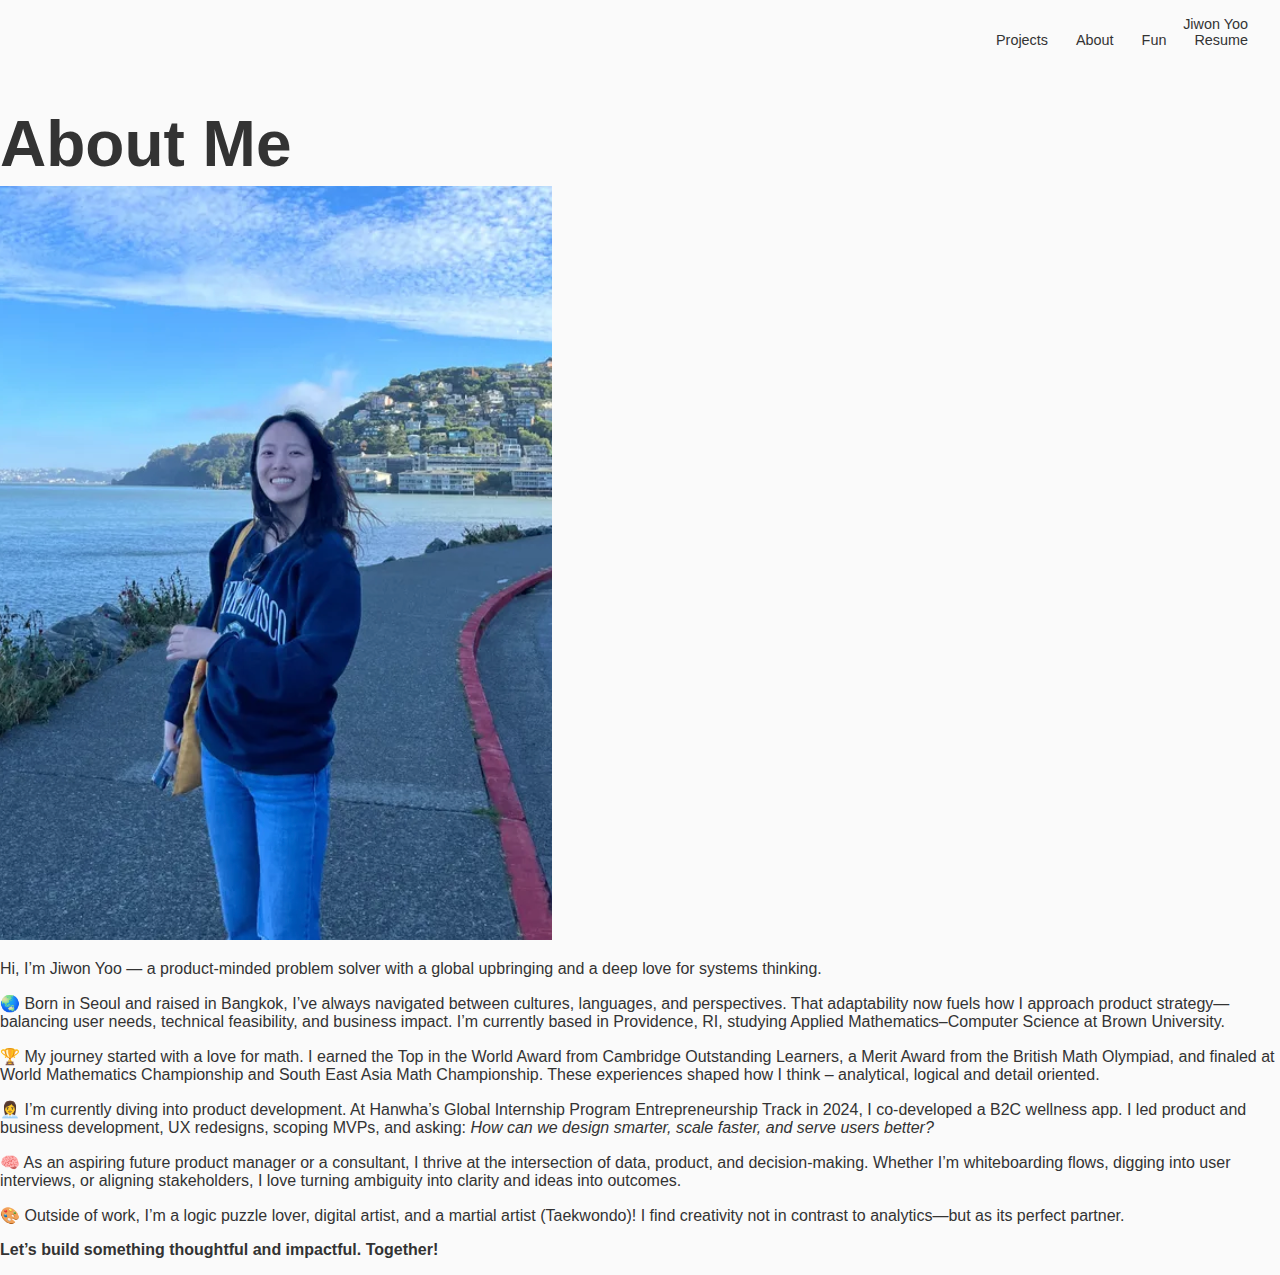
<file: about.html>
<!DOCTYPE html>
<html lang="en">
<head>
  <meta charset="UTF-8" />
  <meta name="viewport" content="width=device-width, initial-scale=1.0" />
  <title>About Me | Jiwon Yoo</title>
  <link rel="stylesheet" href="style.css" />
  <link href="https://fonts.googleapis.com/css2?family=Poppins:wght@400;600&display=swap" rel="stylesheet">

</head>
<body>
  <header id="navbar">
    <nav class="top-nav">
      <a href="home.html" class="logo">Jiwon Yoo</a>
      <div class="nav-links">
        <a href="home.html#projects">Projects</a>
        <a href="about.html" class="active">About</a>
        <a href="fun.html">Fun</a>
        <a href="assets/resume.pdf" target="_blank">Resume</a>
      </div>
    </nav>
  </header>  

  <h1 class="about-title">About Me</h1>

  <main class="about-wrapper">
    <div class="sticky-photo">
      <img src="assets/profile.png" alt="Jiwon Yoo" />
    </div>
    <div class="about-text">
      <p>Hi, I’m <span class="highlight">Jiwon Yoo</span> — a product-minded problem solver with a global upbringing and a deep love for systems thinking.</p>
      <p>🌏 Born in <span class="highlight">Seoul</span> and raised in <span class="highlight-green">Bangkok</span>, I’ve always navigated between cultures, languages, and perspectives. That adaptability now fuels how I approach product strategy—balancing user needs, technical feasibility, and business impact. I’m currently based in <span class="highlight">Providence, RI</span>, studying <span class="highlight">Applied Mathematics–Computer Science</span> at <span class="highlight-brown">Brown University</span>.</p>
      <p>🏆 My journey started with a love for math. I earned the <span class="highlight">Top in the World Award</span> from Cambridge Outstanding Learners, a <span class="highlight-orange">Merit Award</span> from the British Math Olympiad, and finaled at World Mathematics Championship and South East Asia Math Championship. These experiences shaped how I think – analytical, logical and detail oriented.</p>
      <p>👩‍💼 I’m currently diving into product development. At <span class="highlight-orange">Hanwha’s Global Internship Program Entrepreneurship Track in 2024</span>, I co-developed a B2C wellness app. I led product and business development, UX redesigns, scoping MVPs, and asking: <em>How can we design smarter, scale faster, and serve users better?</em></p>
      <p>🧠 As an aspiring future product manager or a consultant, I thrive at the intersection of <span class="highlight">data</span>, <span class="highlight-purple">product</span>, and <span class="highlight-yellow">decision-making</span>. Whether I’m whiteboarding flows, digging into user interviews, or aligning stakeholders, I love turning ambiguity into clarity and ideas into outcomes.</p>
      <p>🎨 Outside of work, I’m a logic puzzle lover, digital artist, and a martial artist (Taekwondo)! I find creativity not in contrast to analytics—but as its perfect partner.</p>
      <p><b>Let’s build something <span class="highlight-orange">thoughtful</span> and <span class="highlight">impactful</span>. Together!</b></p>
    </div>
  </main>
</body>
</html>
</file>
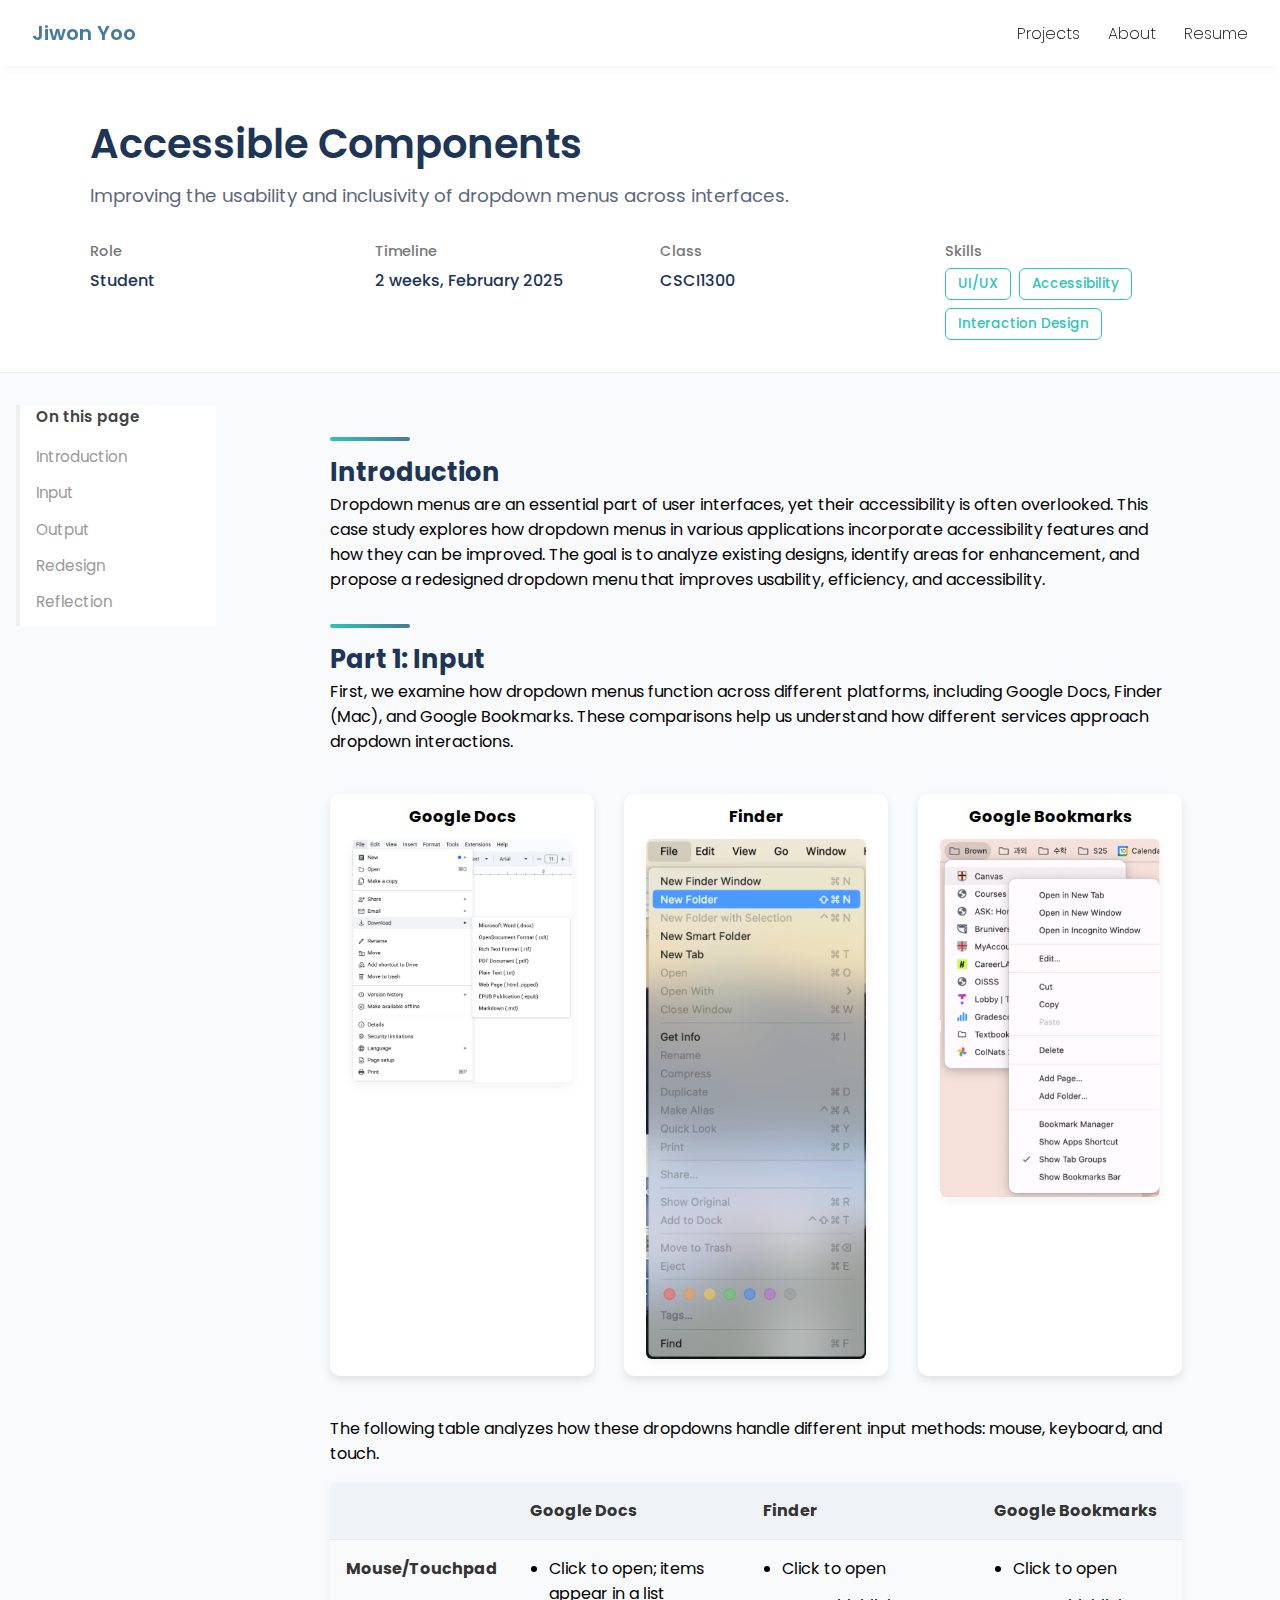
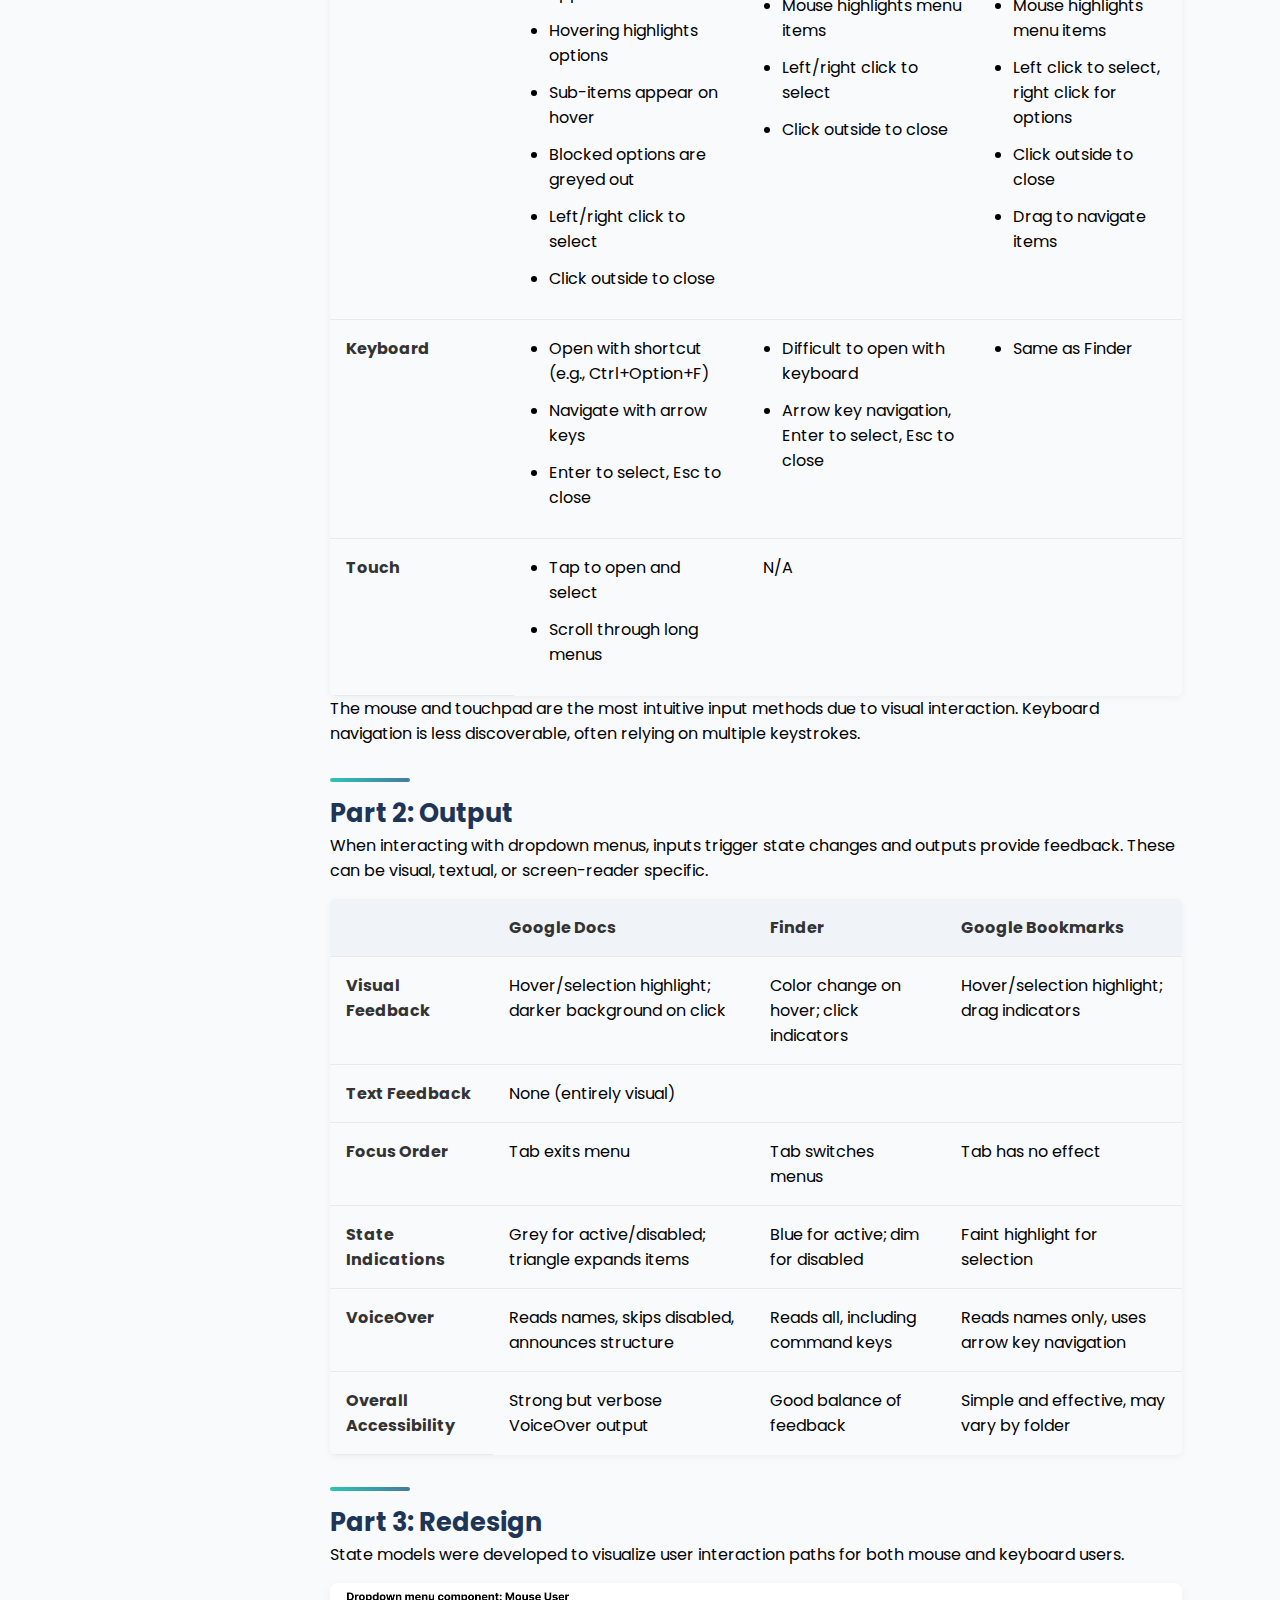
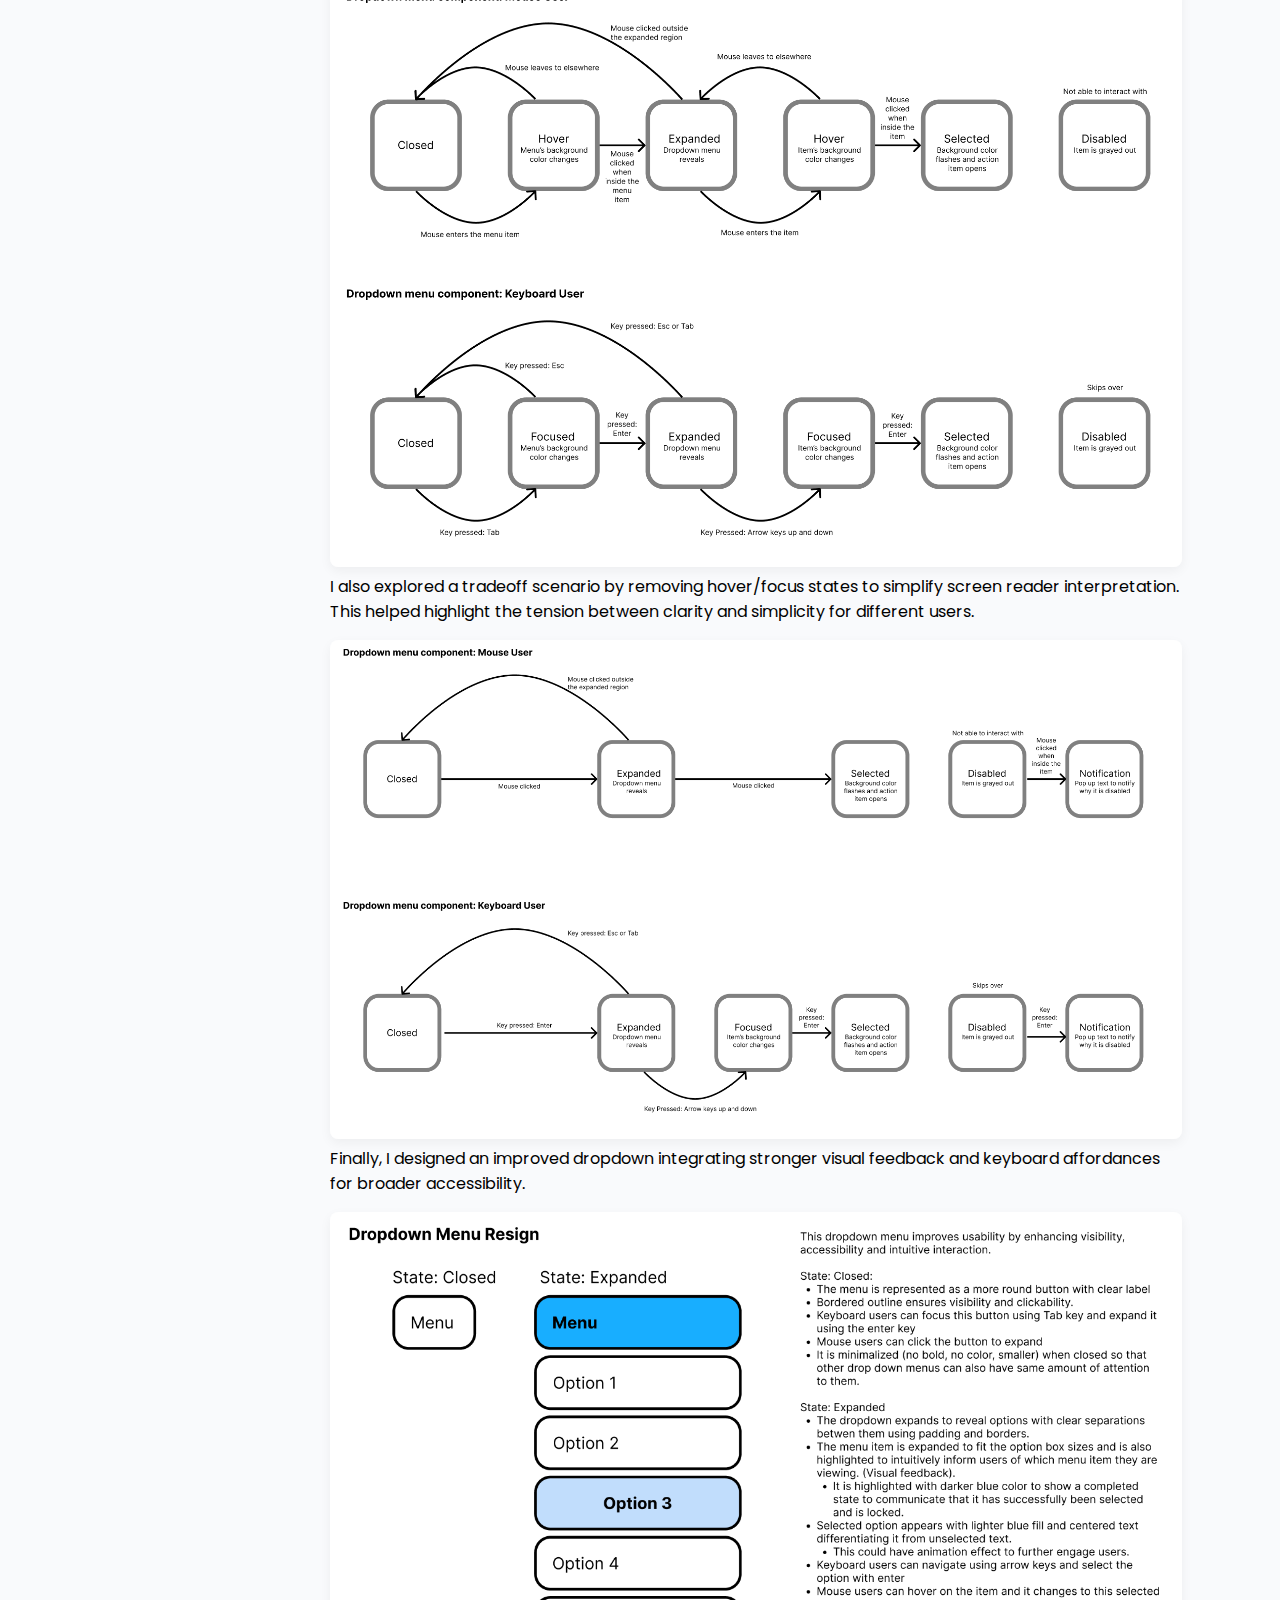
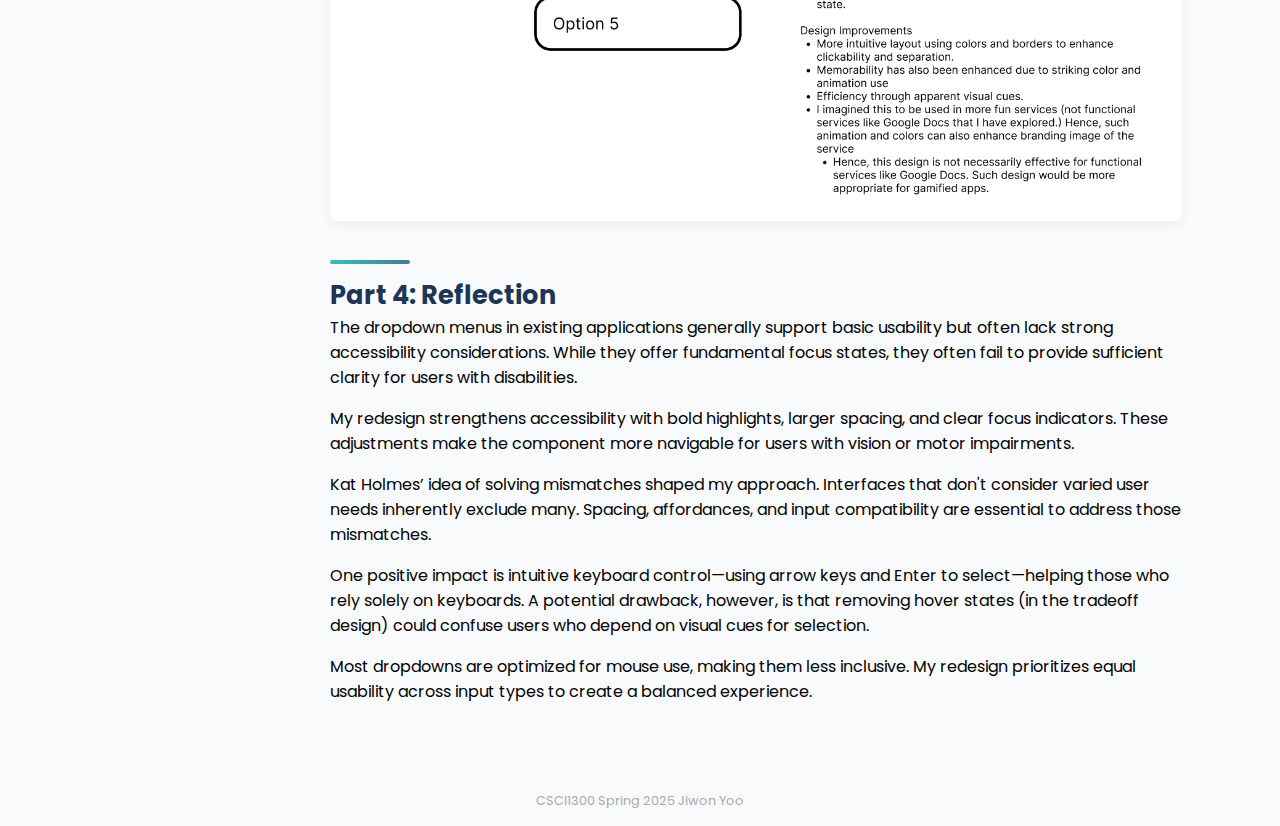
<file: projects/accessible-components/accessible-components.html>
<!DOCTYPE html>
<html lang="en">
<head>
  <meta charset="UTF-8" />
  <meta name="viewport" content="width=device-width, initial-scale=1.0" />
  <title>Accessible Components</title>
  <link rel="stylesheet" href="../project-styles.css" />
  <link href="https://fonts.googleapis.com/css2?family=Poppins:wght@400;500;600&display=swap" rel="stylesheet">
</head>
<body>
  <header id="navbar">
    <nav class="top-nav">
      <a href="../../home.html" class="logo">Jiwon Yoo</a>
      <div class="nav-links">
        <a href="../../home.html#projects">Projects</a>
        <a href="../../about.html">About</a>
        <a href="../../assets/resume.pdf" target="_blank">Resume</a>
      </div>
    </nav>
  </header>

  <section class="project-hero">
    <div class="hero-content">
      <h1 class="project-title">Accessible Components</h1>
      <p class="project-subtitle">Improving the usability and inclusivity of dropdown menus across interfaces.</p>

      <div class="hero-details">
        <div class="detail-block">
          <p class="detail-label">Role</p>
          <p class="detail-value">Student</p>
        </div>
        <div class="detail-block">
          <p class="detail-label">Timeline</p>
          <p class="detail-value">2 weeks, February 2025</p>
        </div>
        <div class="detail-block">
          <p class="detail-label">Class</p>
          <p class="detail-value">CSCI1300</p>
        </div>
        <div class="detail-block">
          <p class="detail-label">Skills</p>
          <div class="tags">
            <span class="tag">UI/UX</span>
            <span class="tag">Accessibility</span>
            <span class="tag">Interaction Design</span>
          </div>
        </div>
      </div>
    </div>
  </section>

  <div class="page-wrapper">
    <aside class="toc-nav">
      <p class="toc-title">On this page</p>
      <ul>
        <li><a href="#introduction">Introduction</a></li>
        <li><a href="#input">Input</a></li>
        <li><a href="#output">Output</a></li>
        <li><a href="#redesign">Redesign</a></li>
        <li><a href="#reflection">Reflection</a></li>
      </ul>
    </aside>

    <div class="container">
        <h2 id="introduction">Introduction</h2>
        <p>Dropdown menus are an essential part of user interfaces, yet their accessibility is often overlooked. This case study explores how dropdown menus in various applications incorporate accessibility features and how they can be improved. The goal is to analyze existing designs, identify areas for enhancement, and propose a redesigned dropdown menu that improves usability, efficiency, and accessibility.</p>
      
        <h2 id="input">Part 1: Input</h2>
        <p>First, we examine how dropdown menus function across different platforms, including Google Docs, Finder (Mac), and Google Bookmarks. These comparisons help us understand how different services approach dropdown interactions.</p>
      
        <section class="three-column">
          <div class="section">
            <p><b>Google Docs</b></p>
            <img class="part1docs" src="./photos/pt1googledocexpanded.png" alt="Google Doc Dropdown Menu Expanded">    
          </div>
          <div class="section">
            <p><b>Finder</b></p>
            <img class="part1finder" src="./photos/pt1finderexpanded.png" alt="Finder Dropdown Menu Expanded">    
          </div>
          <div class="section">
            <p><b>Google Bookmarks</b></p>
            <img class="part1finder" src="./photos/pt1bookmarkexpanded.png" alt="Google Bookmarks Dropdown Menu Expanded">    
          </div>
        </section>
      
        <p>The following table analyzes how these dropdowns handle different input methods: mouse, keyboard, and touch.</p>
      
        <table>
          <thead>
            <tr>
              <th></th>
              <th>Google Docs</th>
              <th>Finder</th>
              <th>Google Bookmarks</th>
            </tr>
          </thead>
          <tbody>
            <tr>
              <th>Mouse/Touchpad</th>
              <td>
                <ul>
                  <li>Click to open; items appear in a list</li>
                  <li>Hovering highlights options</li>
                  <li>Sub-items appear on hover</li>
                  <li>Blocked options are greyed out</li>
                  <li>Left/right click to select</li>
                  <li>Click outside to close</li>
                </ul>
              </td>
              <td>
                <ul>
                  <li>Click to open</li>
                  <li>Mouse highlights menu items</li>
                  <li>Left/right click to select</li>
                  <li>Click outside to close</li>
                </ul>
              </td>
              <td>
                <ul>
                  <li>Click to open</li>
                  <li>Mouse highlights menu items</li>
                  <li>Left click to select, right click for options</li>
                  <li>Click outside to close</li>
                  <li>Drag to navigate items</li>
                </ul>
              </td>
            </tr>
            <tr>
              <th>Keyboard</th>
              <td>
                <ul>
                  <li>Open with shortcut (e.g., Ctrl+Option+F)</li>
                  <li>Navigate with arrow keys</li>
                  <li>Enter to select, Esc to close</li>
                </ul>
              </td>
              <td>
                <ul>
                  <li>Difficult to open with keyboard</li>
                  <li>Arrow key navigation, Enter to select, Esc to close</li>
                </ul>
              </td>
              <td>
                <ul>
                  <li>Same as Finder</li>
                </ul>
              </td>
            </tr>
            <tr>
              <th>Touch</th>
              <td>
                <ul>
                  <li>Tap to open and select</li>
                  <li>Scroll through long menus</li>
                </ul>
              </td>
              <td colspan="2">N/A</td>
            </tr>
          </tbody>
        </table>
      
        <p>The mouse and touchpad are the most intuitive input methods due to visual interaction. Keyboard navigation is less discoverable, often relying on multiple keystrokes.</p>
      
        <h2 id="output">Part 2: Output</h2>
        <p>When interacting with dropdown menus, inputs trigger state changes and outputs provide feedback. These can be visual, textual, or screen-reader specific.</p>
      
        <table>
          <thead>
            <tr>
              <th></th>
              <th>Google Docs</th>
              <th>Finder</th>
              <th>Google Bookmarks</th>
            </tr>
          </thead>
          <tbody>
            <tr>
              <th>Visual Feedback</th>
              <td>Hover/selection highlight; darker background on click</td>
              <td>Color change on hover; click indicators</td>
              <td>Hover/selection highlight; drag indicators</td>
            </tr>
            <tr>
              <th>Text Feedback</th>
              <td colspan="3">None (entirely visual)</td>
            </tr>
            <tr>
              <th>Focus Order</th>
              <td>Tab exits menu</td>
              <td>Tab switches menus</td>
              <td>Tab has no effect</td>
            </tr>
            <tr>
              <th>State Indications</th>
              <td>Grey for active/disabled; triangle expands items</td>
              <td>Blue for active; dim for disabled</td>
              <td>Faint highlight for selection</td>
            </tr>
            <tr>
              <th>VoiceOver</th>
              <td>Reads names, skips disabled, announces structure</td>
              <td>Reads all, including command keys</td>
              <td>Reads names only, uses arrow key navigation</td>
            </tr>
            <tr>
              <th>Overall Accessibility</th>
              <td>Strong but verbose VoiceOver output</td>
              <td>Good balance of feedback</td>
              <td>Simple and effective, may vary by folder</td>
            </tr>
          </tbody>
        </table>
      
        <h2 id="redesign">Part 3: Redesign</h2>
        <p>State models were developed to visualize user interaction paths for both mouse and keyboard users.</p>
        <img class="part3" src="./photos/pt3default.png" alt="Default state model">
      
        <p>I also explored a tradeoff scenario by removing hover/focus states to simplify screen reader interpretation. This helped highlight the tension between clarity and simplicity for different users.</p>
        <img class="part3" src="./photos/pt3tradeoff.png" alt="Tradeoff state model">
      
        <p>Finally, I designed an improved dropdown integrating stronger visual feedback and keyboard affordances for broader accessibility.</p>
        <img class="part3" src="./photos/pt3redesign.png" alt="Redesigned dropdown menu">
      
        <h2 id="reflection">Part 4: Reflection</h2>
        <p>The dropdown menus in existing applications generally support basic usability but often lack strong accessibility considerations. While they offer fundamental focus states, they often fail to provide sufficient clarity for users with disabilities.</p>
        <p>My redesign strengthens accessibility with bold highlights, larger spacing, and clear focus indicators. These adjustments make the component more navigable for users with vision or motor impairments.</p>
        <p>Kat Holmes’ idea of solving mismatches shaped my approach. Interfaces that don't consider varied user needs inherently exclude many. Spacing, affordances, and input compatibility are essential to address those mismatches.</p>
        <p>One positive impact is intuitive keyboard control—using arrow keys and Enter to select—helping those who rely solely on keyboards. A potential drawback, however, is that removing hover states (in the tradeoff design) could confuse users who depend on visual cues for selection.</p>
        <p>Most dropdowns are optimized for mouse use, making them less inclusive. My redesign prioritizes equal usability across input types to create a balanced experience.</p>
      </div>      
  </div>

  <footer>
    <p>CSCI1300 Spring 2025 Jiwon Yoo</p>
  </footer>

  <script>
    document.addEventListener("DOMContentLoaded", () => {
      const tocLinks = document.querySelectorAll(".toc-nav a");
      const sections = Array.from(tocLinks).map(link =>
        document.querySelector(link.getAttribute("href"))
      );
  
      window.addEventListener("scroll", () => {
        const scrollPosition = window.scrollY + 140;
  
        let currentId = "";
        sections.forEach(section => {
          if (scrollPosition >= section.offsetTop) {
            currentId = section.id;
          }
        });
  
        tocLinks.forEach(link => {
          link.classList.toggle("active", link.getAttribute("href") === "#" + currentId);
        });
      });
    });
  </script> 
</body>
</html>
</file>
<file: style.css>
/* GLOBALS */
body {
font-family: 'Helvetica Neue', sans-serif;
margin: 0;
padding: 0;
background: #fafafa;
color: #333;
}

a {
color: #0077cc;
text-decoration: none;
}

a:hover {
text-decoration: underline;
}

/* HEADER */
.top-nav {
text-align: right;
padding: 1rem 2rem;
font-size: 0.9rem;
}

.top-nav a {
margin-left: 1.5rem;
color: #333;
}

.scrolled-up {
    transform: translateY(0);
    transition: all 0.3s ease-in-out;
}

.scrolled-down {
    transform: translateY(-100%);
    transition: all 0.3s ease-in-out;
}

/* INTRO SECTION */
.intro {
text-align: center;
padding: 4rem 1rem 3rem;
position: relative;
overflow: hidden;
}

h1 {
font-size: 4rem;
margin-bottom: 0.3rem;
}

.tagline {
font-size: 1.25rem;
color: #457b9d;
font-style: italic;
}

.subtitle {
font-size: 1rem;
color: #555;
}

/* FLOATING CIRCLES */
.circle {
position: absolute;
border-radius: 50%;
opacity: 0.6;
animation: float 6s ease-in-out infinite;
}

.red { background: #e76f51; width: 70px; height: 70px; top: 20px; left: 30px; }
.blue { background: #457b9d; width: 50px; height: 50px; top: 40px; right: 50px; }
.yellow { background: #f4d35e; width: 30px; height: 30px; top: 80px; left: 200px; }
.pink { background: #f4a261; width: 40px; height: 40px; top: 140px; right: 140px; }
.cream { background: #ffe8d6; width: 60px; height: 60px; top: 200px; left: 100px; }

@keyframes float {
0%, 100% { transform: translateY(0); }
50% { transform: translateY(-10px); }
}

/* PROJECTS */
.section-title {
text-align: center;
margin-top: 2rem;
font-size: 1.75rem;
}

.projects-grid {
display: flex;
flex-wrap: wrap;
justify-content: center;
gap: 2rem;
padding: 2rem;
}

.project-card {
background: #ffffff;
border-radius: 16px;
box-shadow: 0 4px 12px rgba(0,0,0,0.05);
padding: 1rem;
width: 500px;
text-align: center;
transition: transform 0.3s ease, box-shadow 0.3s ease;
}

.project-card:hover {
transform: translateY(-6px);
box-shadow: 0 10px 25px rgba(0,0,0,0.1);
}

.project-header {
font-weight: bold;
background-color: #f5f5f5;
border-radius: 8px;
padding: 0.3rem 0.6rem;
margin-bottom: 0.5rem;
display: inline-block;
}

.project-card img {
max-width: 100%;
height: auto;
border-radius: 8px;
}

.project-desc {
margin-top: 0.8rem;
font-size: 0.9rem;
color: #444;
}

/* CONTACT */
#contact {
text-align: center;
padding: 2rem 1rem;
}

.contact-text {
font-size: 1.1rem;
margin-bottom: 0.5rem;
}

.contact-links a {
margin: 0 1rem;
display: inline-block;
font-size: 1rem;
}

/* FOOTER */
footer {
text-align: center;
font-size: 0.8rem;
color: #aaa;
padding: 1rem;
}
</file>
<file: projects/project-styles.css>
/* RESET */
* {
  margin: 0;
  padding: 0;
  box-sizing: border-box;
}

body {
  font-family: 'Poppins', sans-serif;
}

/* PAGE TITLE */
.page-title {
  text-align: center;
  padding: 3rem 1rem 1rem;
  background: #fafafa;
  border-bottom: 1px solid #eee;
}

.page-title h1 {
  font-size: 2rem;
  font-weight: 600;
  color: #3d5a80;
  margin: 0 0 0.5rem;
}

.page-subtitle {
  font-size: 1rem;
  color: #666;
  max-width: 700px;
  margin: 0 auto;
}

/* PROJECT HERO */
.project-hero {
  padding: 3rem 1.5rem 2rem;
  background-color: #fff;
  border-bottom: 1px solid #eee;
}

.hero-content {
  max-width: 1100px;
  margin: 0 auto;
}

.project-title {
  font-size: 2.5rem;
  font-weight: 600;
  color: #333;
  margin-bottom: 0.5rem;
}

.project-subtitle {
  font-size: 1.15rem;
  color: #666;
  margin-bottom: 2rem;
  max-width: 700px;
}

.hero-details {
  display: flex;
  flex-wrap: wrap;
  gap: 2.5rem;
  row-gap: 1.5rem;
}

.detail-block {
  flex: 1 1 200px;
}

.detail-label {
  font-size: 0.9rem;
  color: #777;
  margin-bottom: 0.4rem;
  font-weight: 500;
}

.detail-value {
  font-size: 1rem;
  color: #333;
  font-weight: 500;
}

.tags {
  display: flex;
  flex-wrap: wrap;
  gap: 0.5rem;
  margin-top: 0.25rem;
}

.tag {
  background: transparent;
  border: 1px solid #2ec4b6;
  color: #2ec4b6;
  font-size: 0.85rem;
  padding: 0.3rem 0.75rem;
  border-radius: 6px;
  font-weight: 500;
}

/* NAVIGATION */
#navbar {
  position: sticky;
  top: 0;
  z-index: 999;
  transition: top 0.4s ease-in-out;
  will-change: top;
}

.nav-hidden {
  top: -100px;
}

.top-nav {
  background: #ffffff;
  display: flex;
  justify-content: space-between;
  height: 66px;
  align-items: center;
  padding: 1rem 2rem;
  box-shadow: 0 2px 10px rgba(0, 0, 0, 0.05);
}

.logo {
  font-size: 1.25rem;
  font-weight: 600;
  color: #457b9d;
  text-decoration: none;
}

.nav-links a {
  margin-left: 1.5rem;
  font-weight: 200;
  color: #333;
  transition: color 0.3s ease;
  text-decoration: none;
}

.nav-links a:hover {
  color: #457b9d;
}

/* PROJECT PART */
.container {
  max-width: 900px;
  margin: 0 auto;
  padding: 0rem 1.5rem 2.5rem;
  flex: 1;
}

.container p + p {
  margin-top: 1rem;
}

h2 {
  margin-top: 2rem;
  font-size: 1.6rem;
  color: #222;
  scroll-margin-top: 100px;
}

h3 {
  font-size: 1.3rem;
  margin-top: 2rem;
  color: #333;
  scroll-margin-top: 100px;
}

h4 {
  font-size: 1.1rem;
  margin-top: 1.5rem;
  color: #444;
  scroll-margin-top: 100px;
}

ul {
  padding-left: 1.2rem;
}

li {
  margin-bottom: 0.75rem;
}

a {
  color: #457b9d;
  text-decoration: none;
}

a:hover {
  text-decoration: underline;
}

.highlight-button {
  display: inline-block;   
  text-align: center;
  margin: 1rem auto;       
  padding: 0.6rem 1.2rem;
  border-radius: 6px;
  background-color: #457b9d;
  color: white;
  font-weight: 500;
  text-decoration: none;
  transition: 0.3s ease;
}

.highlight-button:hover {
  background-color: #315e81;
}

/* IMAGES */
img {
  max-width: 100%;
  height: auto;
  border-radius: 8px;
  box-shadow: 0 4px 12px rgba(0,0,0,0.05);
  margin-top: 1rem;
}

.full-image {
  width: 80%;
  margin: 1rem auto;
  display: block;
}

.mockup-row {
  display: flex;
  flex-wrap: wrap;
  justify-content: center;
  gap: 1.5rem;
  margin-top: 1rem;
}

.mockup-phone {
  width: 40%;
  max-width: 335px;
}

.mockup-tablet {
  width: 60%;
  max-width: 500px;
}

.equal-height-row {
  display: flex;
  justify-content: center;
  align-items: flex-start;
  gap: 1.5rem;
  margin-top: 1rem;
  margin-bottom: 2rem;
  flex-wrap: nowrap;
}

.equal-height-row img {
  height: 500px;
  width: auto;
  object-fit: contain;
  border-radius: 8px;
  box-shadow: 0 4px 12px rgba(0,0,0,0.05);
}

@media (max-width: 768px) {
  .equal-height-row {
    flex-direction: column;
    align-items: center;
  }

  .equal-height-row img {
    height: auto;
    width: 90%;
  }
}

/* Lightbox Overlay */
.lightbox {
  display: none;
  position: fixed;
  top: 0; left: 0;
  width: 100vw;
  height: 100vh;
  background: rgba(0,0,0,0.85);
  justify-content: center;
  align-items: center;
  z-index: 9999;
}

.lightbox-content {
  position: relative;
}

.lightbox img {
  max-width: 90vw;
  max-height: 90vh;
  border-radius: 10px;
  box-shadow: 0 0 30px rgba(0,0,0,0.4);
  animation: zoomIn 0.3s ease;
  cursor: default;
}

@keyframes zoomIn {
  from { transform: scale(0.9); opacity: 0; }
  to { transform: scale(1); opacity: 1; }
}

/* TWO COLUMN */
.two-column {
  display: flex;
  flex-wrap: wrap;
  gap: 2rem;
  margin-top: 1rem;
}

.two-column .section {
  flex: 1 1 300px;
}

/* THREE COLUMNS */
.three-column {
  display: flex;
  justify-content: center;
  gap: 30px;
  margin: 40px auto;
  flex-wrap: wrap;
}

.section {
  flex: 1 1 250px;
  max-width: 300px;
  background: #fff;
  border-radius: 10px;
  box-shadow: 0 4px 8px rgba(0, 0, 0, 0.1);
  padding: 10px;
  text-align: center;
}

.section img {
  width: 90%; /* or something like 75% if you want smaller */
  max-width: 800px; /* set a cap so it doesn’t stretch too wide on big screens */
  height: auto;
  border-radius: 6px;
  margin-top: 10px;
}

/* TABLE STYLES */
table {
  width: 100%;
  border-collapse: collapse;
  margin-top: 1rem;
  box-shadow: 0 2px 8px rgba(0,0,0,0.05);
  border-radius: 6px;
  overflow: hidden;
}

thead {
  background-color: #f0f4f8;
  font-weight: 600;
}

th, td {
  padding: 1rem;
  border-bottom: 1px solid #eaeaea;
  text-align: left;
  vertical-align: top;
}

th {
  color: #333;
}

tr:last-child td {
  border-bottom: none;
}

/* TOC LAYOUT */
.page-wrapper {
  display: flex;
  max-width: 1300px;
  margin: 0 auto;
  padding: 2rem 1rem;
  gap: 2rem;
}

.toc-nav {
  width: 200px;
  position: sticky;
  top: 100px;
  align-self: flex-start;
  background: #fff;
  border-left: 4px solid #eee;
  padding-left: 1rem;
  font-size: 0.95rem;
  line-height: 1.6;
  color: #777;
}

.toc-title {
  font-weight: 600;
  margin-bottom: 1rem;
  color: #444;
}

.toc-nav ul {
  list-style: none;
  padding-left: 0;
  margin: 0;
}

.toc-nav li {
  margin-bottom: 0.75rem;
}

.toc-nav a {
  text-decoration: none;
  color: #999;
  transition: color 0.3s ease;
}

.toc-nav a:hover,
.toc-nav a:focus,
.toc-nav a.active {
  color: #457b9d;
  font-weight: 600;
}

/* FOOTER */
#contact {
  text-align: center;
  padding: 2rem 1rem;
}

.contact-text {
  font-size: 1.1rem;
  margin-bottom: 0.5rem;
}

.contact-links a {
  margin: 0 1rem;
  display: inline-block;
  font-size: 1rem;
}

footer {
  text-align: center;
  font-size: 0.8rem;
  color: #aaa;
  padding: 1rem;
}

/* RESPONSIVE */
@media (max-width: 1024px) {
  .page-wrapper {
    flex-direction: column;
  }

  .toc-nav {
    position: static;
    width: 100%;
    border-left: none;
    border-top: 1px solid #eee;
    margin-bottom: 2rem;
    padding-top: 1rem;
  }

  .toc-nav ul {
    display: flex;
    flex-wrap: wrap;
    gap: 1rem;
  }

  .toc-nav li {
    margin-bottom: 0;
  }

  .mockup-row {
    flex-direction: column;
    align-items: center;
  }

  .mockup-phone{
    width: 90%;
  }

  .mockup-desktop {
    width: 75%;
    max-width: 900px;
    margin: 0 auto;
    display: block;
  }
  
  .mockup-tablet {
    width: 80%;
    max-width: 700px;
    margin: 1rem auto;
    display: block;
  }

  .two-column {
    flex-direction: column;
  }
}

/* Fade-in Animation for Sections */
@keyframes fadeInUp {
  from {
    opacity: 0;
    transform: translateY(30px);
  }
  to {
    opacity: 1;
    transform: translateY(0);
  }
}

.container > * {
  animation: fadeInUp 0.6s ease-in-out both;
  animation-delay: 0.2s;
}

/* Animated Underline on Navigation Hover */
.nav-links a {
  text-decoration: none;
  position: relative;
  color: black;
}

.nav-links a::after {
  content: '';
  position: absolute;
  left: 0;
  bottom: -6px;
  width: 0%;
  height: 2px;
  background-color: #457b9d;
  transition: width 0.3s ease;
}

.nav-links a:hover::after {
  width: 100%;
}

/* Tag Hover Effect */
.tag {
  transition: background-color 0.3s, color 0.3s;
}

.tag:hover {
  background-color: #2ec4b6;
  color: white;
  cursor: pointer;
}

/* Equal Height Images Interactive Glow */
.equal-height-row img:hover {
  box-shadow: 0 0 15px rgba(46, 196, 182, 0.4), 0 4px 20px rgba(0, 0, 0, 0.1);
  transform: scale(1.02);
  transition: all 0.3s ease-in-out;
}

/* Section Hover Scale (My Page cards or mockups) */
.section:hover {
  transform: scale(1.03);
  box-shadow: 0 8px 16px rgba(0, 0, 0, 0.08);
  transition: all 0.3s ease-in-out;
}

/* Section Title Separator */
h2::before {
  content: '';
  display: block;
  width: 80px;
  height: 4px;
  background: linear-gradient(to right, #2ec4b6, #457b9d);
  margin-bottom: 0.75rem;
  border-radius: 2px;
}

/* Color Palette Enhancements */
body {
  background-color: #f9fafc;
}

.detail-value {
  color: #1d3557;
}

.project-title {
  color: #1d3557;
}

.project-subtitle {
  color: #5c677d;
}

h2, h3, h4 {
  color: #1d3557;
}
</file>
